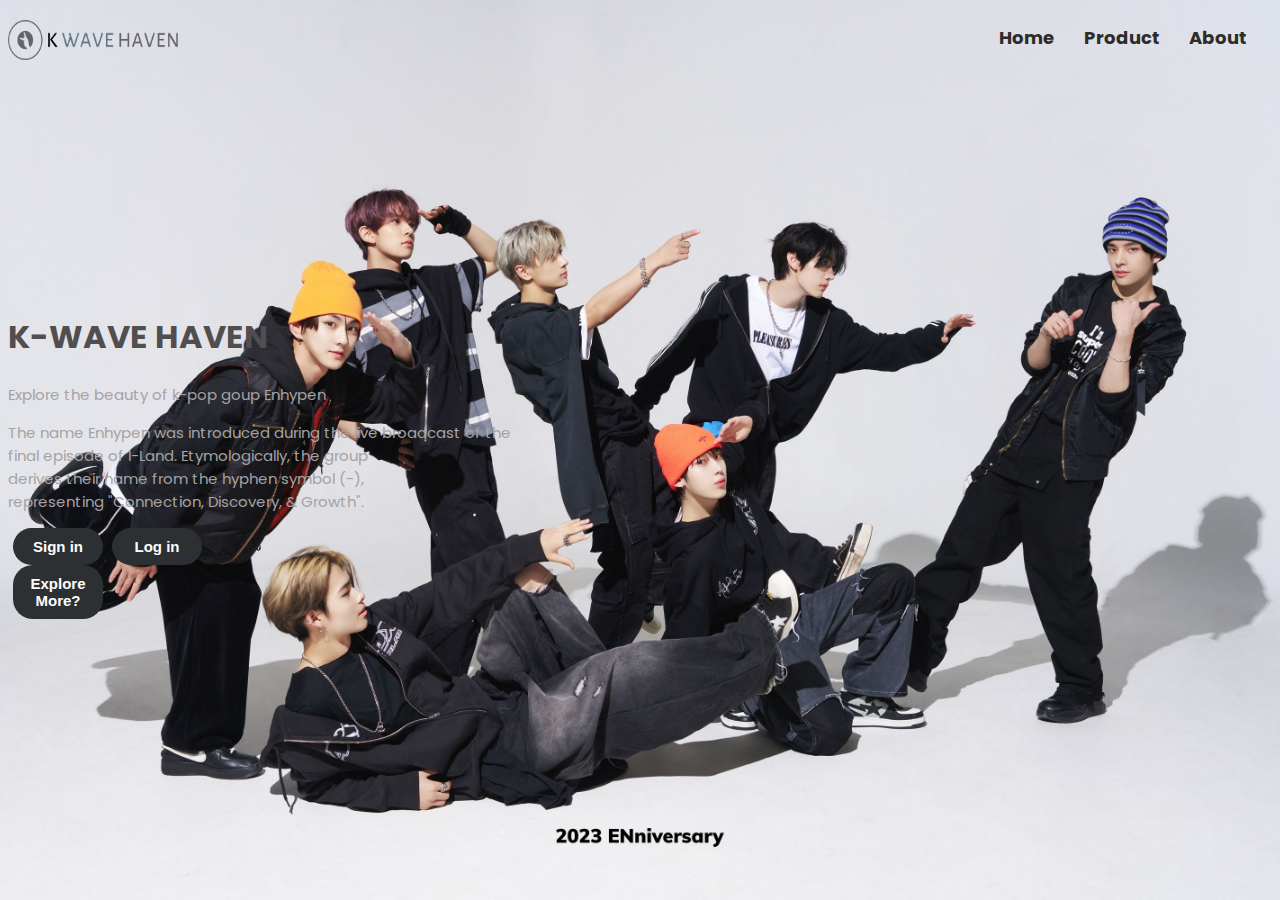
<file: index.html>
<html>
    <head>
      <meta name="viewport" content="width-device-width, initial-scale=1.0">
        <link rel="stylesheet" href="styles.css">
        <title>index.html</title>
       

  
      </head>
      <body>
        <nav class="nav bar">
            <div class="navdiv">
              <div class="logo"><a href="#"><img src="kwavehavenlogologo.png"></a></div>
               <ul>
                <li><a href="home.html">Home</a></li>
                <li><a href="loginorsignup.html">Product</a></li>
                <li><a href="about.html">About</a></li>
                
              </ul>
              </div>
        </nav>
        <br>
        <br>
        <br>
        <br>
  <br>
  <br>
  <br>
  <br>
  <br>
      <h1>K-WAVE HAVEN</h1>
      <p>Explore the beauty of k-pop goup Enhypen</p>
      <p>The name Enhypen was introduced during the live broadcast of the 
        <br>final episode of I-Land. Etymologically, the group
        <br> derives their name from the hyphen symbol (-),
        <br> representing "Connection, Discovery, & Growth".</p>
  
        <button><a href="signin.html">Sign in</a></button>
        <button><a href="login.html">Log in</a></button>
        <br>
        <button><a href="ENHYPEN.htm">Explore More?</a></button> 
     
       </body>
    </html>
</file>
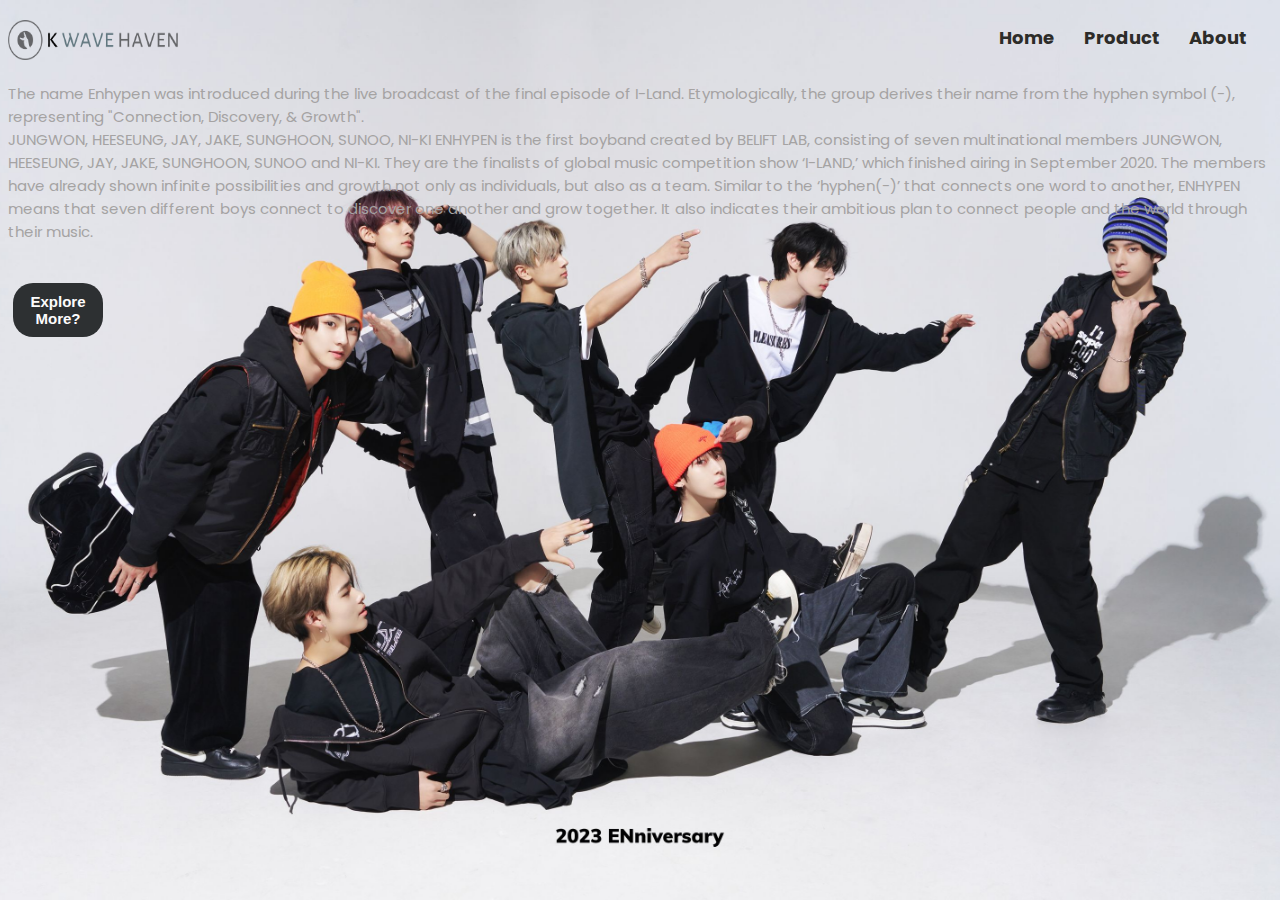
<file: about.html>
<html>
    <head>
      <meta name="viewport" content="width-device-width, initial-scale=1.0">
        <link rel="stylesheet" href="styles.css">
        <title>index.html</title>
       
  
      </head>
      <body>
      <nav class="nav bar">
        <div class="navdiv">
          <div class="logo"><a href="#"><img src="kwavehavenlogologo.png"></a></div>
           <ul>
            <li><a href="home.html">Home</a></li>
            <li><a href="loginorsignup.html">Product</a></li>
            <li><a href="about.html">About</a></li>
            
          </ul>
          </div>
    </nav>
    <p>The name Enhypen was introduced during the live broadcast of the 
      final episode of I-Land. Etymologically, the group
       derives their name from the hyphen symbol (-),
       representing "Connection, Discovery, & Growth".
      
    <br>JUNGWON, HEESEUNG, JAY, JAKE, SUNGHOON, SUNOO, NI-KI
    ENHYPEN is the first boyband created by BELIFT LAB, consisting of seven multinational members JUNGWON, HEESEUNG, JAY, JAKE, SUNGHOON, SUNOO and NI-KI. They are the finalists of global music competition show ‘I-LAND,’ which finished airing in September 2020. The members have already shown infinite possibilities and growth not only as individuals, but also as a team. Similar to the ‘hyphen(-)’ that connects one word to another, ENHYPEN means that seven different boys connect to discover one another and grow together. It also indicates their ambitious plan to connect people and the world through their music.</p>

    <br> <button><a href="https://www.enhypenguide.com/">Explore More?</a></button> 
     

 
            <center> <video autoplay loop muted  src="C:\Users\Administrator\Downloads\movie.mp4"></video></center>
          

</body>
</file>
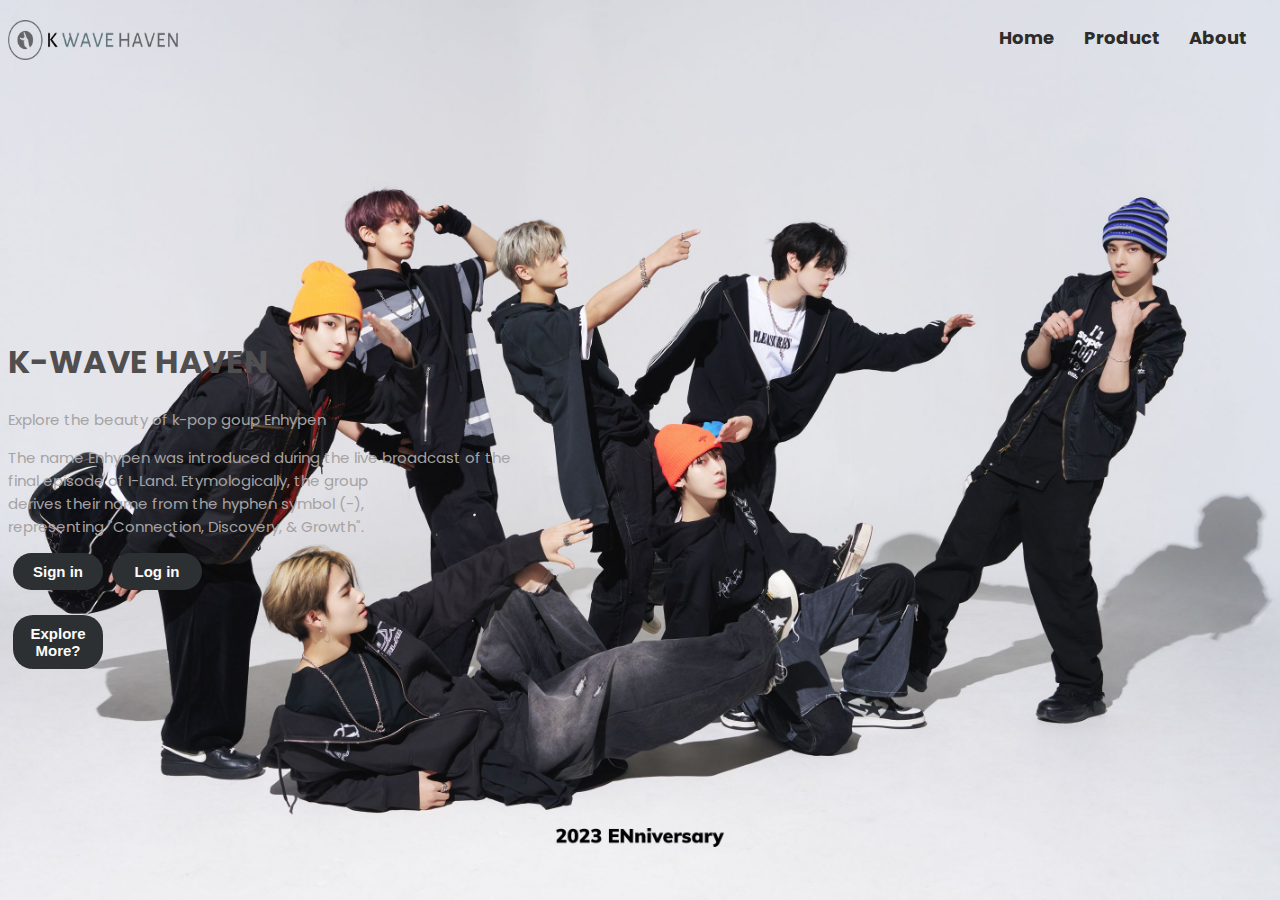
<file: home.html>
<html>
    <head>
      <meta name="viewport" content="width-device-width, initial-scale=1.0">
        <link rel="stylesheet" href="styles.css">
        <title>index.html</title>
       
    
      </head>
      <body>
        <nav class="nav bar">
          <div class="navdiv">
            <div class="logo"><a href="#"><img src="kwavehavenlogologo.png"></a></div>
             <ul>
              <li><a href="home.html">Home</a></li>
              <li><a href="loginorsignup.html">Product</a></li>
              <li><a href="about.html">About</a></li>
              
            </ul>
            </div>
      </nav>
      <br>
      <br>
      <br>
      <br>
      <br>
<br>
<br>
<br>
<br>
<br>
    <h1>K-WAVE HAVEN</h1>
    <p>Explore the beauty of k-pop goup Enhypen</p>
    <p>The name Enhypen was introduced during the live broadcast of the 
      <br>final episode of I-Land. Etymologically, the group
      <br> derives their name from the hyphen symbol (-),
      <br> representing "Connection, Discovery, & Growth".</p>

      <button><a href="signin.html">Sign in</a></button>
     <button><a href="login.html">Log in</a></button> 
     <br><br>
     <button><a href="https://www.enhypenguide.com/">Explore More?</a></button> 
     
     </body>
</file>
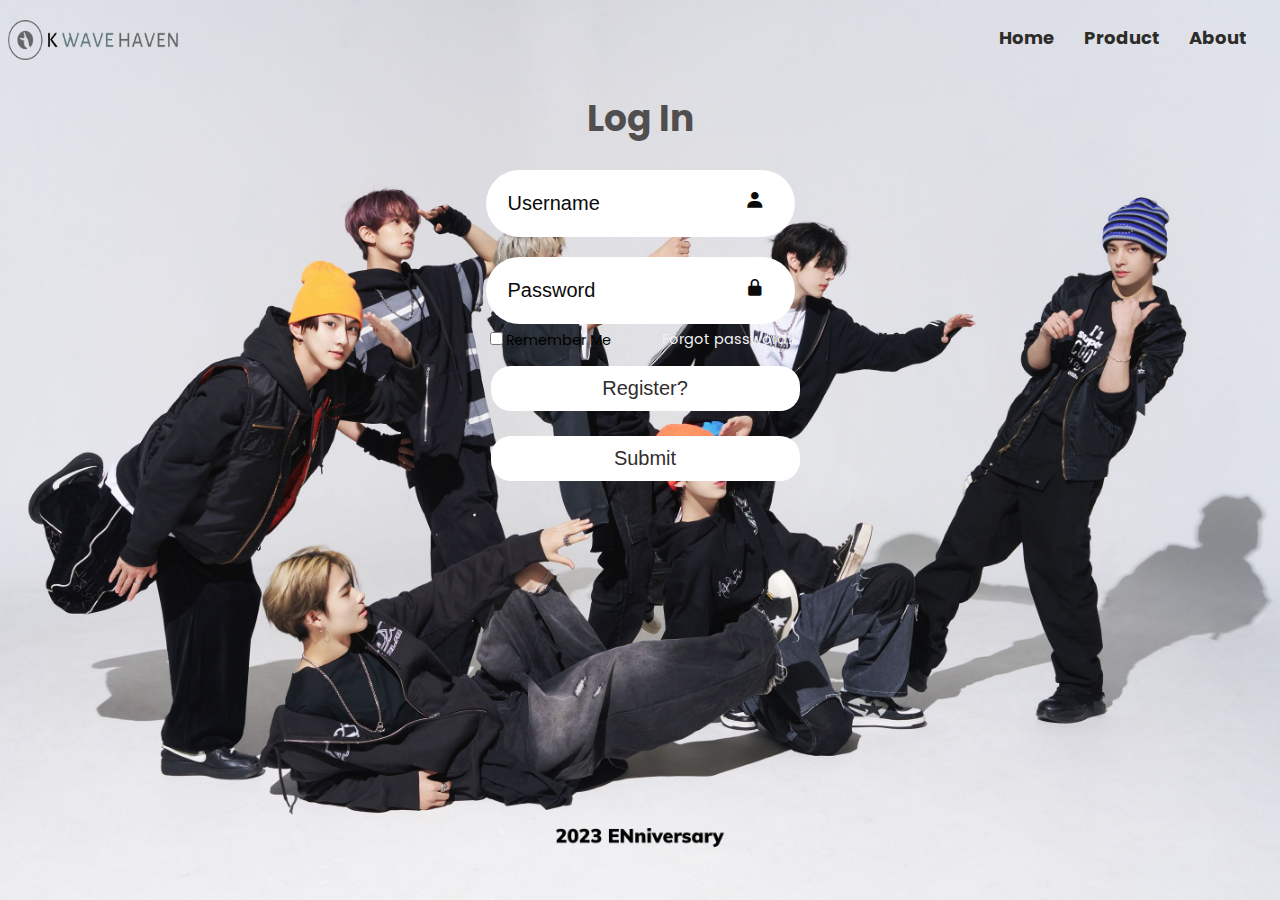
<file: login.html>
<html>
    <head>
      <meta name="viewport" content="width-device-width, initial-scale=1.0">
        <link rel="stylesheet" href="styles.css">
        <link href='https://unpkg.com/boxicons@2.1.4/css/boxicons.min.css' rel='stylesheet'>
        <title>index.html</title>
      
       
    
      </head>
      <body>
      <nav class="nav bar">
          <div class="navdiv">
            <div class="logo"><a href="#"><img src="kwavehavenlogologo.png"></a></div>
             <ul>
              <li><a href="home.html">Home</a></li>
              <li><a href="product.html">Product</a></li>
              <li><a href="about.html">About</a></li>
             </ul>

            </div>
    </nav>
 
    <div class="wrapper">
      <form action="">
        <h1>Log In</h1>
        <div class="input-box">
          <input type="text" placeholder="Username" required>
          <i class='bx bxs-user' ></i>
        </div>
        <div>
          <div class="input-box">
            <input type="password" placeholder="Password" required>
            <i class='bx bxs-lock-alt' ></i>
          </div>
           
        <div class="remember-forgot">
          <label><input type="checkbox">Remember Me</label>
        <a href="#">Forgot password?</a>
      </div>

      <div class="button"><button type="submit" class="btn"><a href="signin.html">Register?</a></button></div>
<br>
    
    </div>
    <div class="button"><button type="submit" class="btn"><a href="submit.html">Submit</a></button></div>
  </form>
</div>


  </body>
</file>
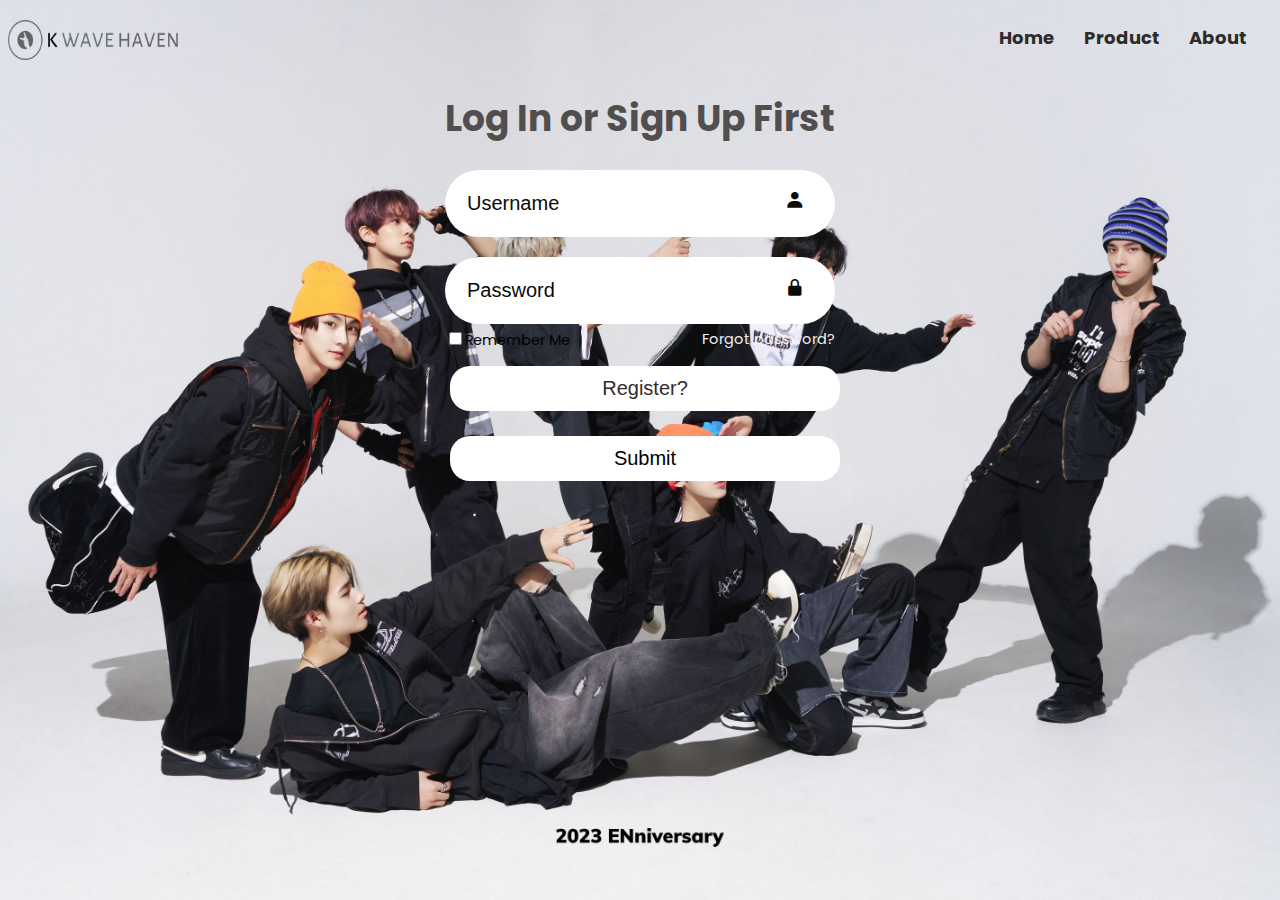
<file: loginorsignup.html>
<html>
    <head>
      <meta name="viewport" content="width-device-width, initial-scale=1.0">
        <link rel="stylesheet" href="styles.css">
        <link href='https://unpkg.com/boxicons@2.1.4/css/boxicons.min.css' rel='stylesheet'>
        <title>index.html</title>
      
       
    
      </head>
      <body>
      <nav class="nav bar">
          <div class="navdiv">
            <div class="logo"><a href="#"><img src="kwavehavenlogologo.png"></a></div>
             <ul>
                <li><a href="home.html">Home</a></li>
                <li><a href="loginorsignup.html">Product</a></li>
                <li><a href="about.html">About</a></li>
             </ul>

            </div>
    </nav>
 
    <div class="wrapper">
      <form action="">
        <h1>Log In or Sign Up First</h1>
        <div class="input-box">
          <input type="text" placeholder="Username" required>
          <i class='bx bxs-user' ></i>
        </div>
        <div>
          <div class="input-box">
            <input type="password" placeholder="Password" required>
            <i class='bx bxs-lock-alt' ></i>
          </div>
           
        <div class="remember-forgot">
          <label><input type="checkbox">Remember Me</label>
        <a href="#">Forgot password?</a>
      </div>

      <div class="button"><button type="submit" class="btn"><a href="signin.html">Register?</a></button></div>
<br>
    
    </div>
    <div class="button"><button type="submit" class="btn">Submit</button></div>
  </form>
</div>

<br>
       
            <br>

  </body>
</file>
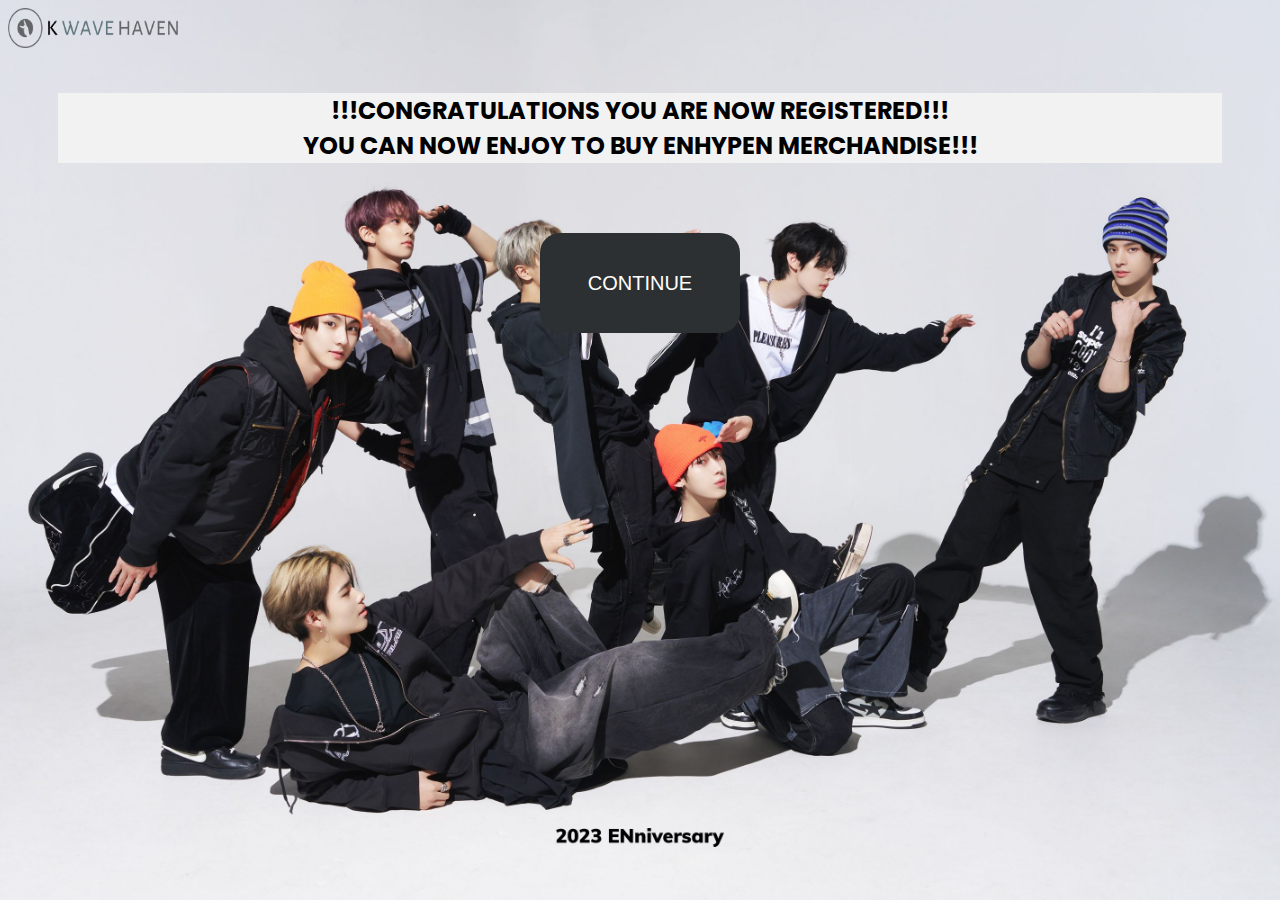
<file: registered.html>
<html>
    <head>
      <meta name="viewport" content="width-device-width, initial-scale=1.0">
        <link rel="stylesheet" href="styles.css">
        <title>index.html</title>
       
    
      </head>
      <body>
        <nav class="nav bar">
          <div class="navdiv">
            <div class="logo"><a href="#"><img src="kwavehavenlogologo.png"></a></div>
          </div>
        </nav>
            <h2>!!!CONGRATULATIONS YOU ARE NOW REGISTERED!!! <br>YOU CAN NOW ENJOY TO BUY ENHYPEN MERCHANDISE!!!</h2>
           <center><div class="buttonn"><button type="submit" class="btn"><a href="product.html">CONTINUE</a></button></div></center>


            
            <center> <video autoplay loop muted  src="C:\Users\Administrator\Downloads\movie.mp4"></video></center>
            
     </body>

</html>
</file>
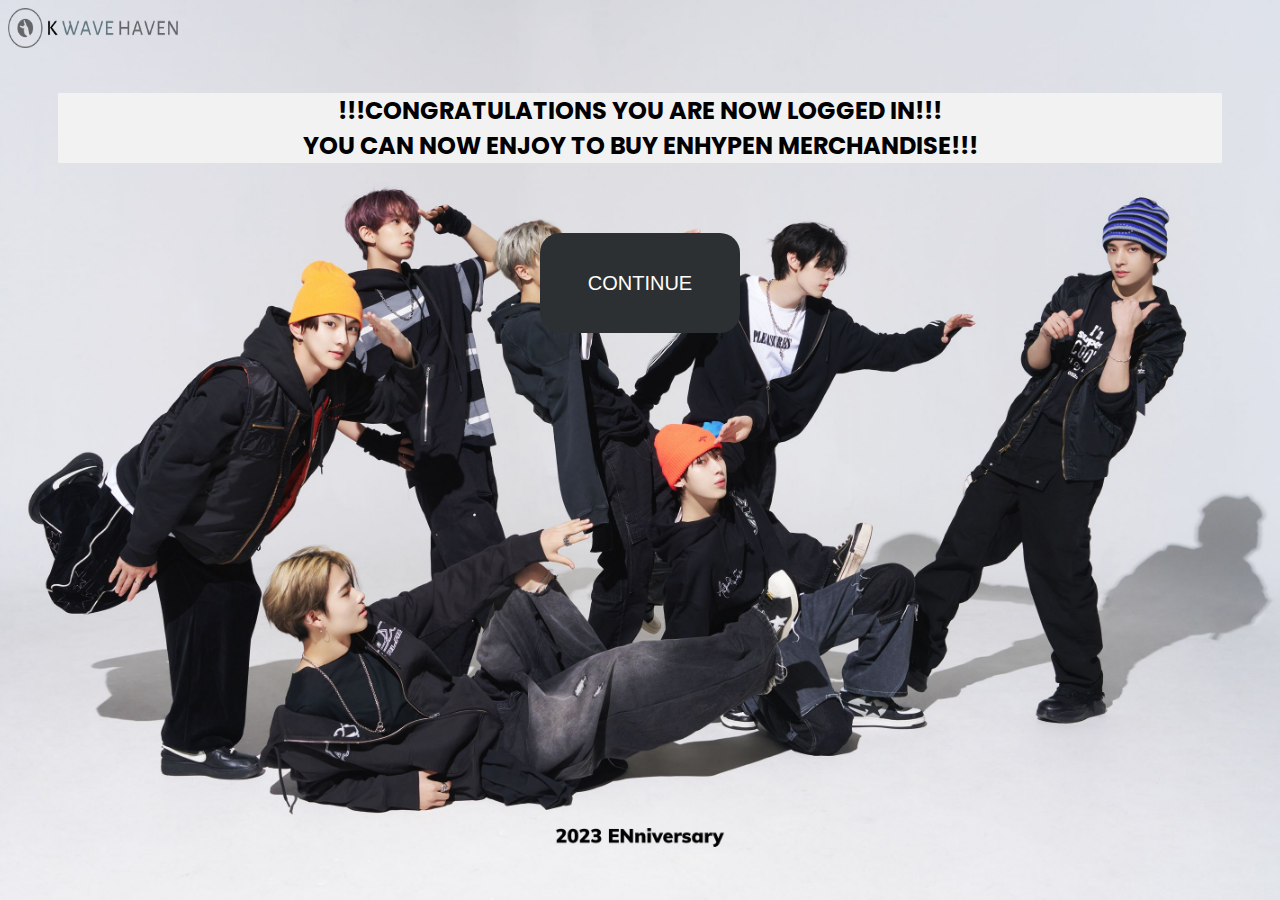
<file: submit.html>
<html>
    <head>
      <meta name="viewport" content="width-device-width, initial-scale=1.0">
        <link rel="stylesheet" href="styles.css">
        <title>index.html</title>
       
    
      </head>
      <body>
        <nav class="nav bar">
          <div class="navdiv">
            <div class="logo"><a href="#"><img src="kwavehavenlogologo.png"></a></div>
          </div>
        </nav>
            <h2>!!!CONGRATULATIONS YOU ARE NOW LOGGED IN!!! <br>YOU CAN NOW ENJOY TO BUY ENHYPEN MERCHANDISE!!!</h2>
           <center><div class="buttonn"><button type="submit" class="btn"><a href="product.html">CONTINUE</a></button></div></center>


            
            <center> <video autoplay loop muted  src="C:\Users\Administrator\Downloads\movie.mp4"></video></center>
            
     </body>

</html>
</file>
<file: styles.css>
@import url('https://fonts.googleapis.com/css2?family=Poppins:ital,wght@0,100;0,200;0,300;0,400;0,500;0,600;0,700;0,800;0,900;1,100;1,200;1,300;1,400;1,500;1,600;1,700;1,800;1,900&display=swap');

    body {
    font-family: "Poppins", sans-serif;
    background :url('enhypenlandscape.jpg');
    background-repeat: no-repeat;
    background-position: center;
    background-attachment: fixed;
    background-size: cover;
}


*{
    text-decoration: none;
}
.navbar {
    background: rgb(232, 159, 174); 
    font-family: 'Gill Sans', 'Gill Sans MT', Calibri, 'Trebuchet MS', sans-serif; 
    padding-right: 15px; padding-left: 15px;
}
.navdiv {
    display: flex; align-items: center; justify-content: space-between;
}
.logo {
    width: 50px;
    height: 35px;
    font-size: 35px; font-weight: 600; color: rgb(108, 177, 177);
}
.logo a img{
    width: 170px; height: 40px;
}
li {
    list-style: none; display: inline-block;
}
li a{
    color: rgb(45, 44, 41); font-size: 18px; font-weight: bold; margin-right: 25px;
}
button {
    background-color:rgb(45, 48, 50);
     margin-left: 5px;
     border: none;
     border-radius: 20px; padding: 10px; width: 90px;
    
}
button a{
    color: rgb(253, 252, 252); 
    font-weight: bold; font-size: 15px;
}
a:hover {
    color:#847878;
}
h2{
    color: rgb(0, 0, 0);
    text-align: center;
    margin: 50px;
    background-color: #f2f2f2;
    
}
h1 {
    color: rgb(80, 78, 78);
}
p{
    color:rgb(165, 163, 163);
    font-size: 15;
    
}
.input-box {
         display: flex;
        justify-content: center;
        align-items: center;
       
}

.wrapper{
    display: flex;
   justify-content: center;
   align-items: center;

}

.wrapper h1 {
    font-size: 36px;
    text-align: center;
}

.wrapper .input-box {
    position: relative;
    width: 100%;
    height: 200%;
  
    margin:  20px 0;
}

.input-box input{
    width: 100%;
    height: 200%;
    background: white;
    border: none;
    outline: none;
    border: 2px solid rgb(255, 255, 255, .2);
    border-radius: 40px;
    font-size: 20px;
    color: #333;
    padding: 20px 20px 20px 20px;
}

.input-box input::placeholder{
    color:#0b0a0a;
}

.input-box i{
    position: absolute;
    right: 20px;
    top: 30%;
    transform: translate(-50%);
    font-size: 20px;
}

.wrapper .remember-forgot {
    display: flex;
    justify-content: space-between;
    font-size: 14.5px;
    margin: -15px 0 15px;
}

.button .btn a{
    color: rgb(50, 45, 45); 
    font-weight: lighter; font-size: 20px;
}


.remember-forgot label input{
    accent-color: white;
    margin-right: 3px;
}

.remember-forgot a{
    color: #f2f2f2;
    text-decoration: none;
}

.remember-forgot a:hover{
    text-decoration: underline;
}

.wrapper .btn{
    width: 100%;
    height: 45px;
    font-size: 20px;
    background:#fff;
    transition: background-color 0.3s;
}

.wrapper .btn:hover{
    background-color: #535353;
     }


     .buttonn .btn {
        position: relative;
        width: 200px;
        height:100px;
        justify-content: center;
        align-items: center;
        margin:  20px 0;
        padding: 20px 20px;
        transition: background-color 0.3s;
 }


 .buttonn .btn:hover{
    background-color: #535353;
     }


        .buttonn .btn a{
            color: rgb(255, 255, 255); 
            font-weight: lighter; font-size: 20px;
        }
        
    

.form-box {
    display: flex;
    justify-content: center;
    align-items: center;
 
}
 
.form-box h1 {
    font-size: 36px;
    text-align: center;
}

.form-box .input-box {
    position: relative;
    width: 100%;
    height: 50%;
  
    margin:  30px 0;
}

.two-forms .input-box input{
    width: 100%;
    height: 200%;
    background: rgb(255, 255, 255);
    border: none;
    outline: none;
    border: 2px solid rgb(255, 255, 255, .2);
    border-radius: 40px;
    font-size: 20px;
    color: #333;
    padding: 20px 20px 20px 20px;
}

.two-forms .input-box input::placeholder{
    color:#0b0a0a;
}

.input-box i{
    position: absolute;
    right: 20px;
    top: 30%;
    color:#0b0a0a;
    transform: translate(-50%);
    font-size: 20px;
}

.register-container .btn{
    width: 100%;
    height: 45px;
    font-size: 20px;
    background:#fff;
    transition: background-color 0.3s;
}

.register-container .btn:hover{
    background-color: #414441;
     }

.product {
    position: relative;
    justify-content: center;
    align-items: center;
    margin: 10px;
    float: left;
    width: 300px;
    height: 600px;
    background-color: #f2f2f2;
    padding: 20px;
    border-radius:30px;
    box-shadow: 0 0 20px rgba(0,  0,  0, 0,1);
    text-align: center;
    transition: .2s ease-in-out;
    
}

.product img {
    max-width: 100%;
    height: auto;
    border-radius: 4px;
    margin-bottom: 5px;
    transition: 0.3s;
}

.product h2 {
    color: #333;
}

.product p {
    color: #666;
}
 
.product button {
    background-color: #4caf50;
    color:#fff;
    padding: 10px 20px;
    border: none;
    border-radius: 4px;
    cursor: pointer;
    font-size: 16px;
    transition: background-color 0.3s;
}

.product button:hover{
    background-color: #3a723c;
     }


     video {
        display: flex;
        justify-content: center;
        align-items: center;
     }
</file>
